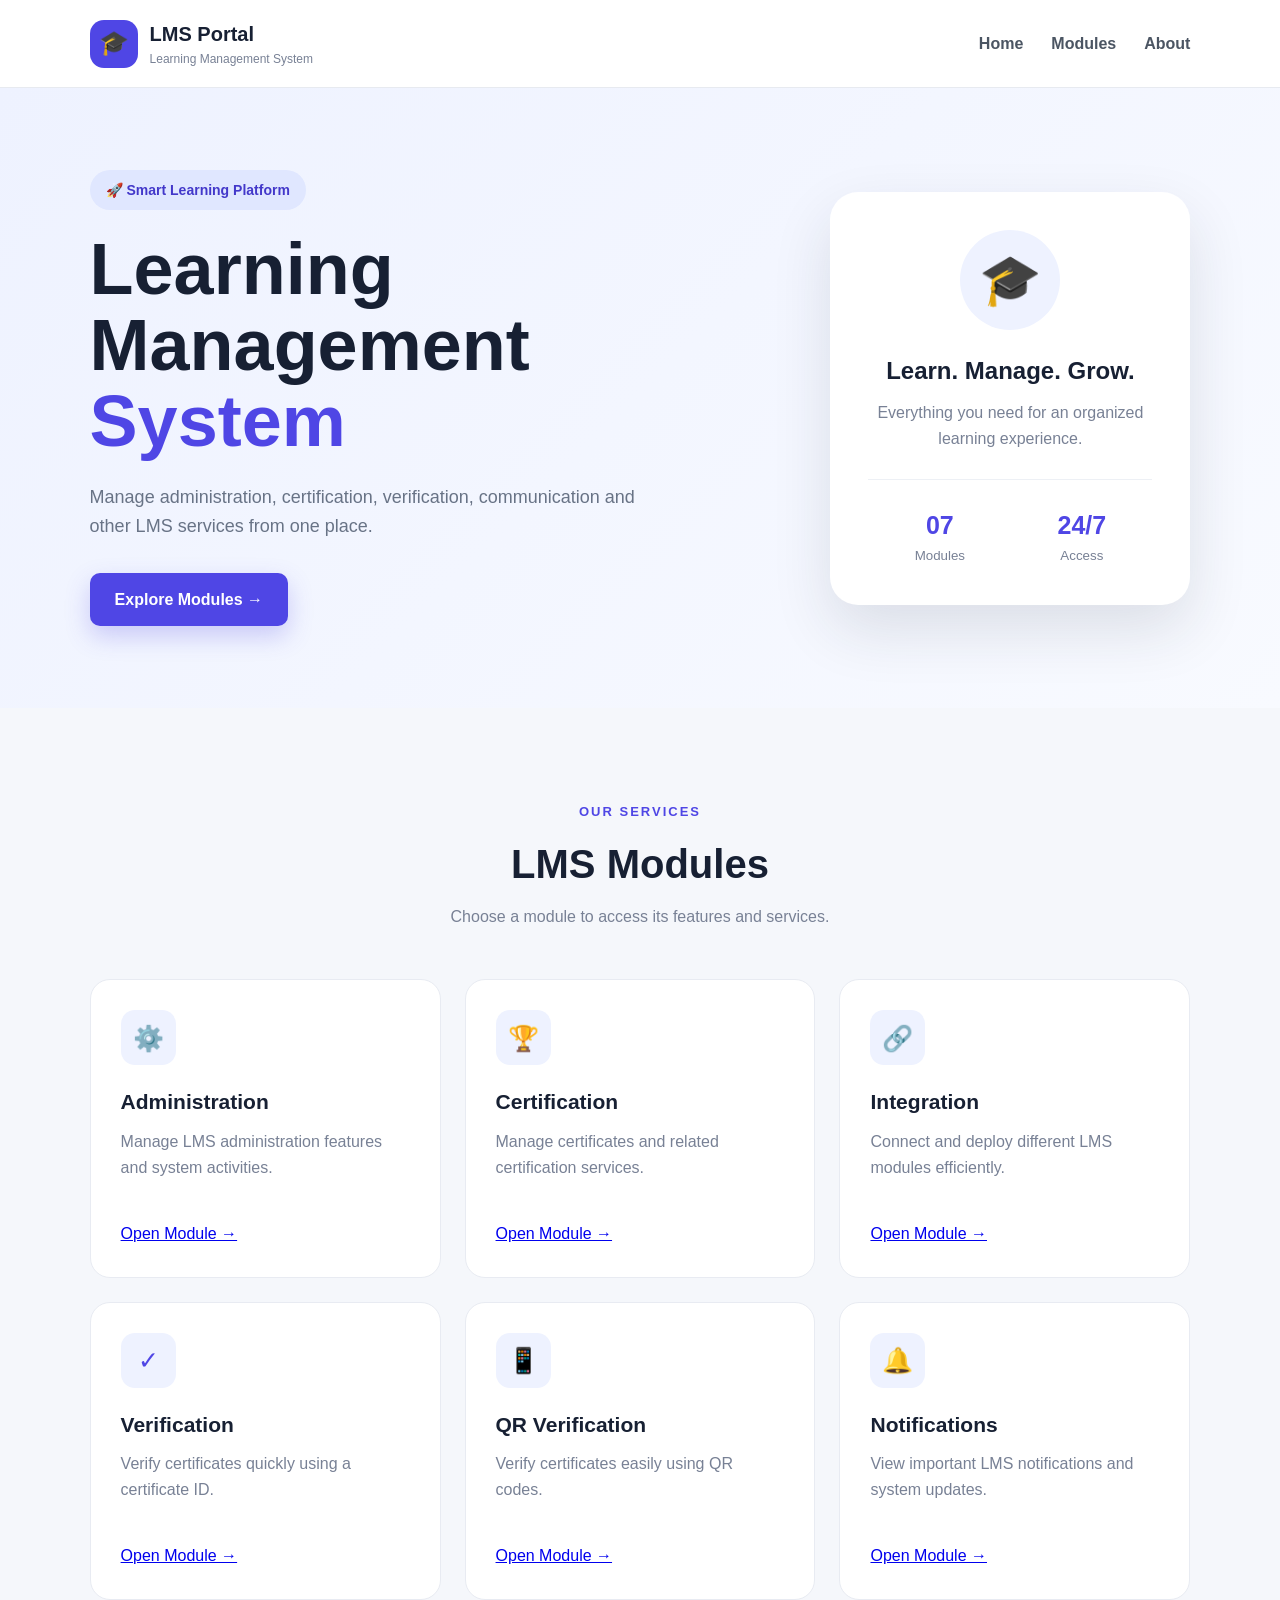
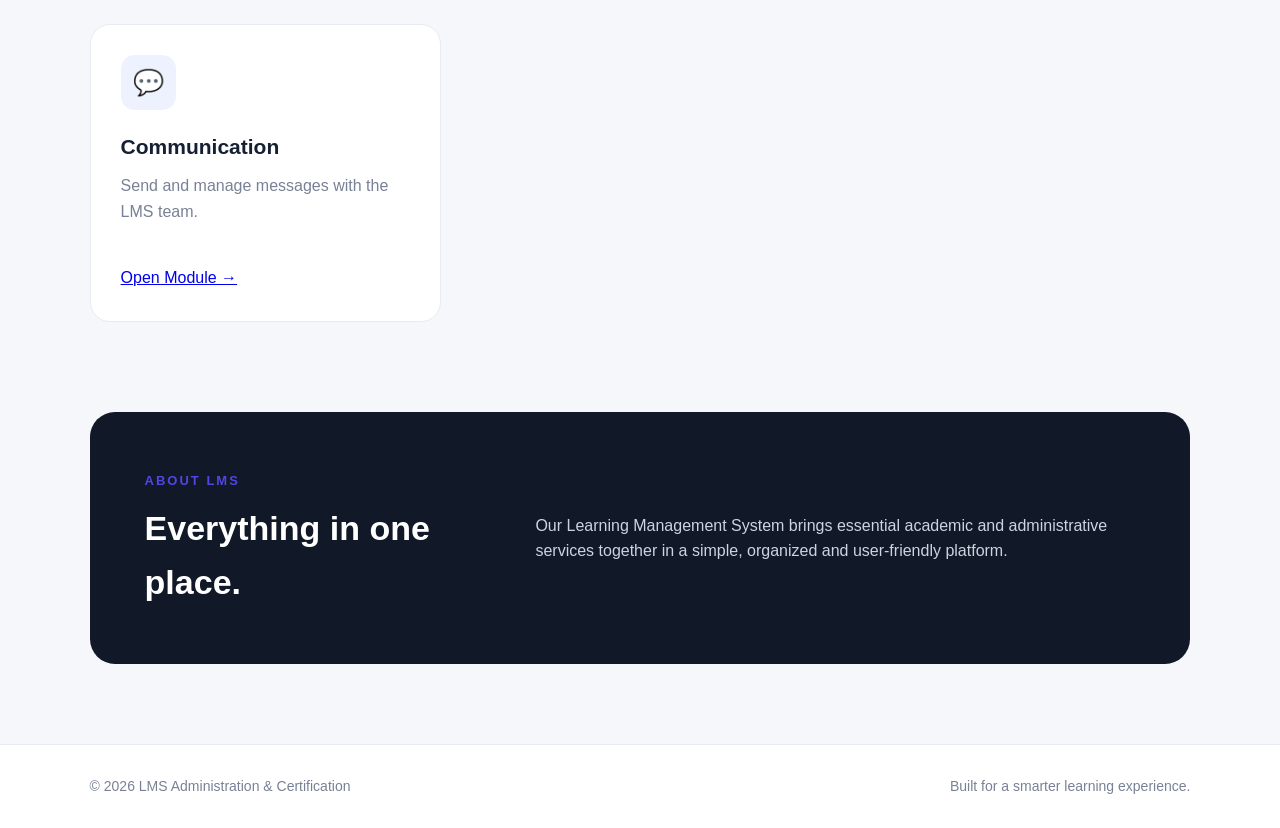
<file: index.html>
﻿<!DOCTYPE html>
<html lang="en">
<head>
    <meta charset="UTF-8">
    <meta name="viewport" content="width=device-width, initial-scale=1.0">
    <title>LMS Administration & Certification</title>
    <link rel="stylesheet" href="style.css">
</head>
<body>

<header class="header">
    <div class="logo">
        <span class="logo-icon">🎓</span>
        <div>
            <h2>LMS Portal</h2>
            <p>Learning Management System</p>
        </div>
    </div>

    <nav>
        <a href="#home">Home</a>
        <a href="#modules">Modules</a>
        <a href="#about">About</a>
    </nav>
</header>

<main>

<section class="hero" id="home">
    <div class="hero-content">
        <span class="badge">🚀 Smart Learning Platform</span>

        <h1>Learning Management<br>
            <span>System</span>
        </h1>

        <p>
            Manage administration, certification, verification,
            communication and other LMS services from one place.
        </p>

        <a href="#modules" class="hero-btn">Explore Modules →</a>
    </div>

    <div class="hero-card">
        <div class="circle">🎓</div>
        <h3>Learn. Manage. Grow.</h3>
        <p>Everything you need for an organized learning experience.</p>

        <div class="stats">
            <div>
                <strong>07</strong>
                <small>Modules</small>
            </div>
            <div>
                <strong>24/7</strong>
                <small>Access</small>
            </div>
        </div>
    </div>
</section>

<section class="modules" id="modules">
    <div class="section-heading">
        <span>OUR SERVICES</span>
        <h2>LMS Modules</h2>
        <p>Choose a module to access its features and services.</p>
    </div>

    <div class="module-grid">

        <div class="module-card">
            <div class="module-icon">⚙️</div>
            <h3>Administration</h3>
            <p>Manage LMS administration features and system activities.</p>
            <a href="admin/index.html" class="module-btn">Open Module →</a>
        </div>

        <div class="module-card">
            <div class="module-icon">🏆</div>
            <h3>Certification</h3>
            <p>Manage certificates and related certification services.</p>
            <a href="certification/index.html" class="module-btn">Open Module →</a>
        </div>

        <div class="module-card">
            <div class="module-icon">🔗</div>
            <h3>Integration</h3>
            <p>Connect and deploy different LMS modules efficiently.</p>
            <a href="integration/index.html" class="module-btn">Open Module →</a>
        </div>

        <div class="module-card">
            <div class="module-icon">✓</div>
            <h3>Verification</h3>
            <p>Verify certificates quickly using a certificate ID.</p>
            <a href="verification/index.html" class="module-btn">Open Module →</a>
        </div>

        <div class="module-card">
            <div class="module-icon">📱</div>
            <h3>QR Verification</h3>
            <p>Verify certificates easily using QR codes.</p>
            <a href="qr/index.html" class="module-btn">Open Module →</a>
        </div>

        <div class="module-card">
            <div class="module-icon">🔔</div>
            <h3>Notifications</h3>
            <p>View important LMS notifications and system updates.</p>
            <a href="notifications/index.html" class="module-btn">Open Module →</a>
        </div>

        <div class="module-card">
            <div class="module-icon">💬</div>
            <h3>Communication</h3>
            <p>Send and manage messages with the LMS team.</p>
            <a href="communication/index.html" class="module-btn">Open Module →</a>
        </div>

    </div>
</section>

<section class="about" id="about">
    <div>
        <span>ABOUT LMS</span>
        <h2>Everything in one place.</h2>
    </div>
    <p>
        Our Learning Management System brings essential academic
        and administrative services together in a simple,
        organized and user-friendly platform.
    </p>
</section>

</main>

<footer>
    <p>© 2026 LMS Administration & Certification</p>
    <p>Built for a smarter learning experience.</p>
</footer>

</body>
</html>
</file>
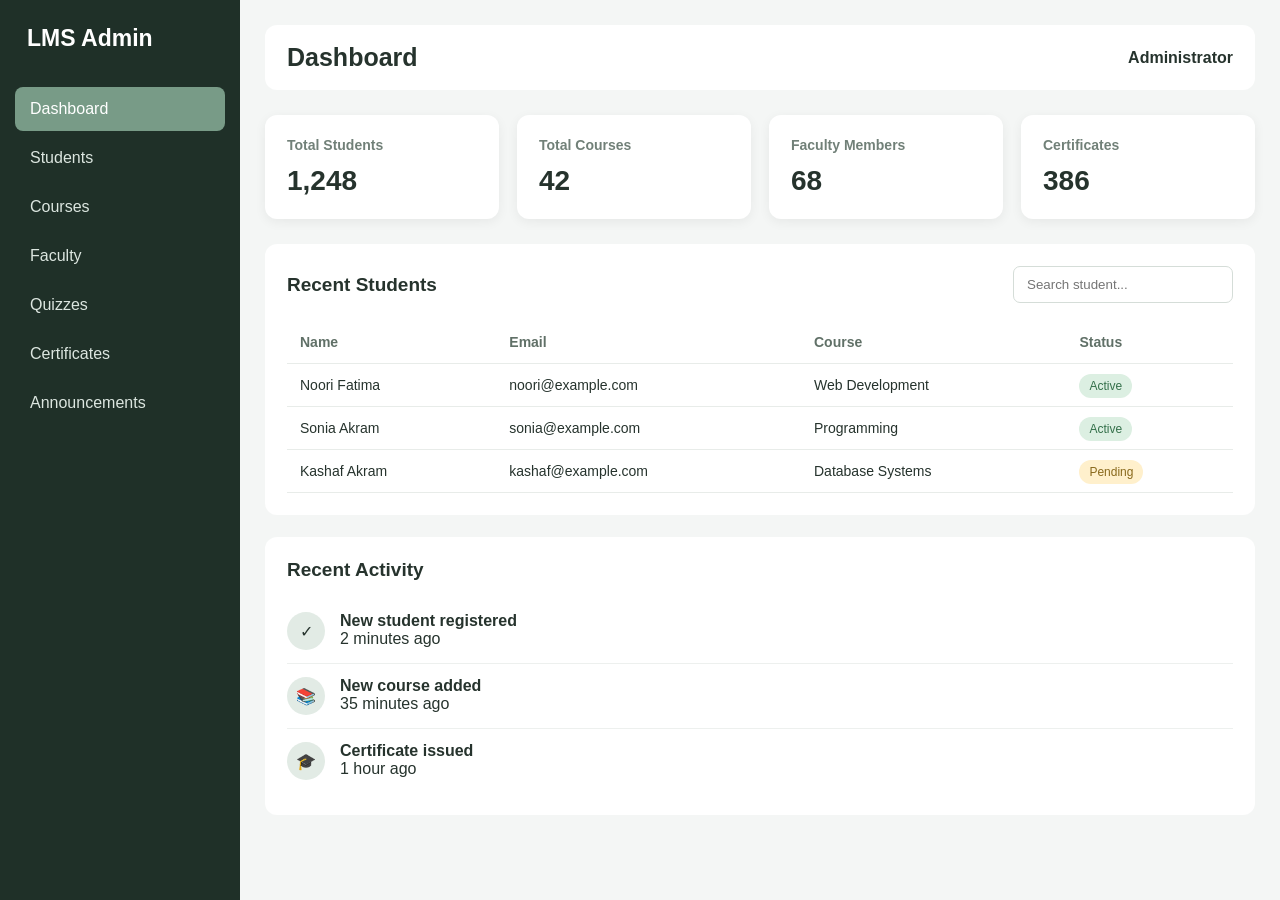
<file: admin/index.html>
<!DOCTYPE html>
<html lang="en">
<head>
    <meta charset="UTF-8">
    <meta name="viewport" content="width=device-width, initial-scale=1.0">
    <title>LMS Admin Panel</title>

    <link rel="stylesheet" href="style.css">
</head>

<body>

    <aside class="sidebar">
        <div class="logo">LMS Admin</div>

        <nav class="menu">
            <a class="active" onclick="showSection('dashboard', this)">Dashboard</a>
            <a onclick="showSection('students', this)">Students</a>
            <a onclick="showSection('courses', this)">Courses</a>
            <a onclick="showSection('faculty', this)">Faculty</a>
            <a onclick="showSection('quizzes', this)">Quizzes</a>
            <a onclick="showSection('certificates', this)">Certificates</a>
            <a onclick="showSection('announcements', this)">Announcements</a>
        </nav>
    </aside>

    <main class="main">

        <div class="topbar">
            <h1 id="pageTitle">Dashboard</h1>
            <div class="admin-name">Administrator</div>
        </div>

        <!-- Dashboard -->
        <section id="dashboard">

            <div class="cards">

                <div class="card">
                    <h3>Total Students</h3>
                    <p>1,248</p>
                </div>

                <div class="card">
                    <h3>Total Courses</h3>
                    <p>42</p>
                </div>

                <div class="card">
                    <h3>Faculty Members</h3>
                    <p>68</p>
                </div>

                <div class="card">
                    <h3>Certificates</h3>
                    <p>386</p>
                </div>

            </div>

            <div class="section">

                <div class="section-header">
                    <h2>Recent Students</h2>

                    <input
                        type="text"
                        class="search"
                        id="studentSearch"
                        placeholder="Search student..."
                    >
                </div>

                <table>
                    <thead>
                        <tr>
                            <th>Name</th>
                            <th>Email</th>
                            <th>Course</th>
                            <th>Status</th>
                        </tr>
                    </thead>

                    <tbody id="studentTable">

                        <tr>
                            <td>Noori Fatima</td>
                            <td>noori@example.com</td>
                            <td>Web Development</td>
                            <td>
                                <span class="status active-status">
                                    Active
                                </span>
                            </td>
                        </tr>

                        <tr>
                            <td>Sonia Akram</td>
                            <td>sonia@example.com</td>
                            <td>Programming</td>
                            <td>
                                <span class="status active-status">
                                    Active
                                </span>
                            </td>
                        </tr>

                        <tr>
                            <td>Kashaf Akram</td>
                            <td>kashaf@example.com</td>
                            <td>Database Systems</td>
                            <td>
                                <span class="status pending-status">
                                    Pending
                                </span>
                            </td>
                        </tr>

                    </tbody>
                </table>

            </div>

            <div class="section">

                <div class="section-header">
                    <h2>Recent Activity</h2>
                </div>

                <div class="activity">
                    <div class="activity-icon">✓</div>

                    <div>
                        <strong>New student registered</strong>
                        <p>2 minutes ago</p>
                    </div>
                </div>

                <div class="activity">
                    <div class="activity-icon">📚</div>

                    <div>
                        <strong>New course added</strong>
                        <p>35 minutes ago</p>
                    </div>
                </div>

                <div class="activity">
                    <div class="activity-icon">🎓</div>

                    <div>
                        <strong>Certificate issued</strong>
                        <p>1 hour ago</p>
                    </div>
                </div>

            </div>

        </section>

        <!-- Students -->
        <section id="students" class="section hidden">

            <div class="section-header">
                <h2>Student Management</h2>

                <button class="btn" onclick="addStudent()">
                    + Add Student
                </button>
            </div>

            <table>
                <thead>
                    <tr>
                        <th>Student Name</th>
                        <th>Email</th>
                        <th>Course</th>
                        <th>Status</th>
                    </tr>
                </thead>

                <tbody>

                    <tr>
                        <td>Noori Fatima</td>
                        <td>noori@example.com</td>
                        <td>Web Development</td>
                        <td>Active</td>
                    </tr>

                    <tr>
                        <td>Sonia Akram</td>
                        <td>sonia@example.com</td>
                        <td>Programming</td>
                        <td>Active</td>
                    </tr>

                    <tr>
                        <td>Kashaf Akram</td>
                        <td>kashaf@example.com</td>
                        <td>Database Systems</td>
                        <td>Pending</td>
                    </tr>

                </tbody>
            </table>

        </section>

        <!-- Courses -->
        <section id="courses" class="section hidden">

            <div class="section-header">
                <h2>Course Management</h2>

                <button class="btn" onclick="addCourse()">
                    + Add Course
                </button>
            </div>

            <div class="module-grid">

                <div class="module">
                    <h3>Web Development</h3>
                    <p>
                        HTML, CSS and JavaScript fundamentals.
                    </p>
                </div>

                <div class="module">
                    <h3>Programming Fundamentals</h3>
                    <p>
                        Programming concepts and problem solving.
                    </p>
                </div>

                <div class="module">
                    <h3>Database Systems</h3>
                    <p>
                        Database concepts, SQL and data management.
                    </p>
                </div>

                <div class="module">
                    <h3>Object Oriented Programming</h3>
                    <p>
                        Classes, objects, inheritance and polymorphism.
                    </p>
                </div>

            </div>

        </section>

        <!-- Faculty -->
        <section id="faculty" class="section hidden">

            <div class="section-header">
                <h2>Faculty Management</h2>

                <button class="btn" onclick="addFaculty()">
                    + Add Faculty
                </button>
            </div>

            <table>
                <thead>
                    <tr>
                        <th>Name</th>
                        <th>Department</th>
                        <th>Courses</th>
                        <th>Status</th>
                    </tr>
                </thead>

                <tbody>

                    <tr>
                        <td>Dr. Ahmed Khan</td>
                        <td>Computer Science</td>
                        <td>Programming</td>
                        <td>Active</td>
                    </tr>

                    <tr>
                        <td>Ms. Sana Malik</td>
                        <td>Information Technology</td>
                        <td>Web Development</td>
                        <td>Active</td>
                    </tr>

                </tbody>
            </table>

        </section>

        <!-- Quizzes -->
        <section id="quizzes" class="section hidden">

            <div class="section-header">
                <h2>Quiz & Assessment Management</h2>

                <button class="btn" onclick="addQuiz()">
                    + Create Quiz
                </button>
            </div>

            <div class="module-grid">

                <div class="module">
                    <h3>Programming Fundamentals Quiz</h3>
                    <p>20 questions · 30 minutes</p>
                </div>

                <div class="module">
                    <h3>Web Development Assessment</h3>
                    <p>25 questions · 40 minutes</p>
                </div>

                <div class="module">
                    <h3>OOP Assessment</h3>
                    <p>15 questions · 25 minutes</p>
                </div>

            </div>

        </section>

        <!-- Certificates -->
        <section id="certificates" class="section hidden">

            <div class="section-header">
                <h2>Certificate Management</h2>

                <button class="btn" onclick="issueCertificate()">
                    + Issue Certificate
                </button>
            </div>

            <table>
                <thead>
                    <tr>
                        <th>Student</th>
                        <th>Course</th>
                        <th>Issue Date</th>
                        <th>Status</th>
                    </tr>
                </thead>

                <tbody>

                    <tr>
                        <td>Noori Fatima</td>
                        <td>Web Development</td>
                        <td>29 Sep 2026</td>
                        <td>Issued</td>
                    </tr>

                    <tr>
                        <td>Sonia Akram</td>
                        <td>Programming</td>
                        <td>28 Sep 2026</td>
                        <td>Issued</td>
                    </tr>

                </tbody>
            </table>

        </section>

        <!-- Announcements -->
        <section id="announcements" class="section hidden">

            <div class="section-header">
                <h2>Announcements</h2>

                <button class="btn" onclick="newAnnouncement()">
                    + New Announcement
                </button>
            </div>

            <div class="module-grid">

                <div class="module">
                    <h3>Final Project Submission</h3>

                    <p>
                        Students should complete their assigned
                        project modules before the final submission date.
                    </p>
                </div>

                <div class="module">
                    <h3>New Course Available</h3>

                    <p>
                        A new frontend development course is now
                        available for students.
                    </p>
                </div>

            </div>

        </section>

    </main>

    <script src="script.js"></script>

</body>
</html>
</file>
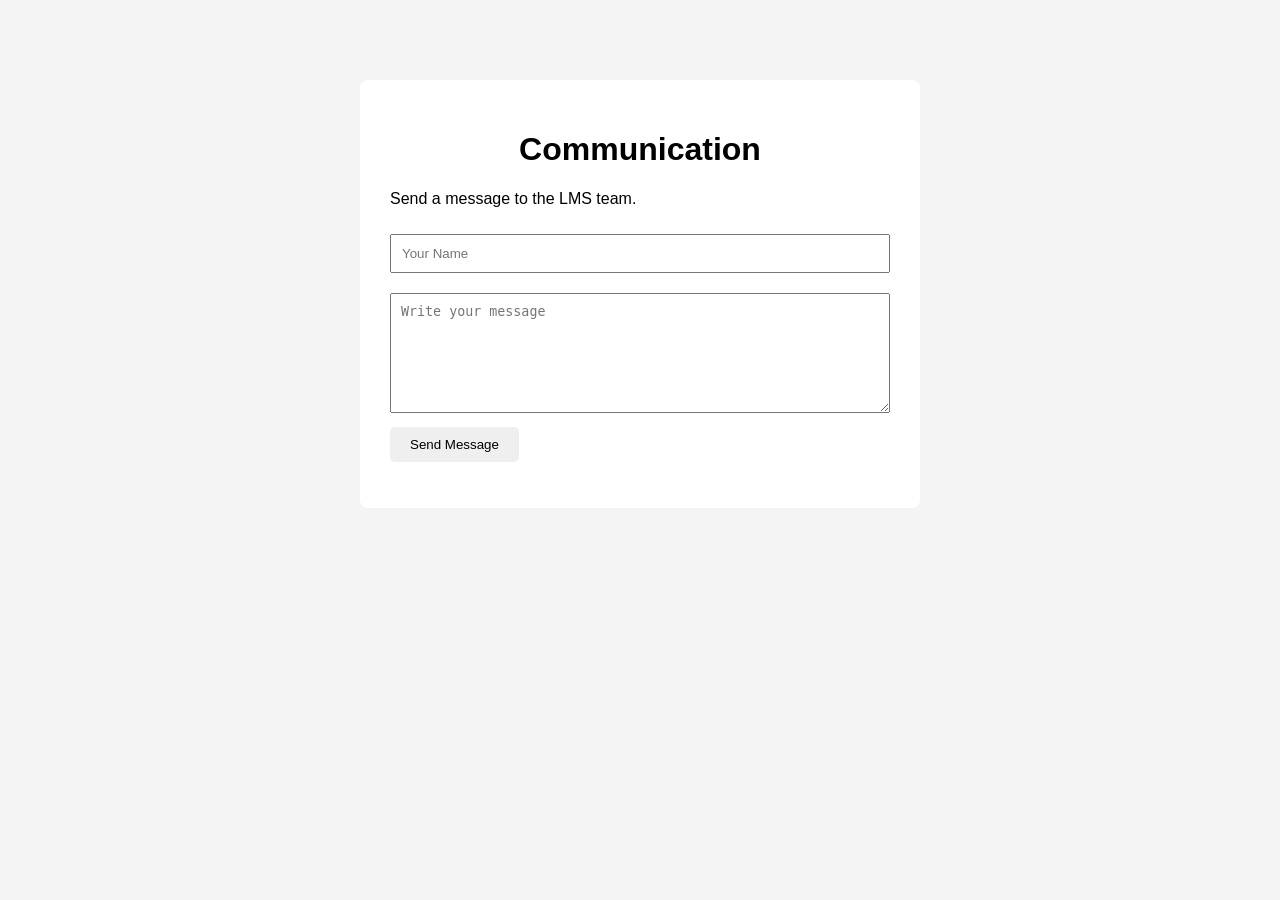
<file: communication/index.html>
<!DOCTYPE html>
<html lang="en">
<head>
    <meta charset="UTF-8">
    <meta name="viewport" content="width=device-width, initial-scale=1.0">
    <title>Communication</title>
    <link rel="stylesheet" href="style.css">
</head>

<body>

    <div class="communication-box">
        <h1>Communication</h1>

        <p>Send a message to the LMS team.</p>

        <input type="text" id="name" placeholder="Your Name">

        <textarea id="message" placeholder="Write your message"></textarea>

        <button onclick="sendMessage()">Send Message</button>

        <p id="result"></p>
    </div>

    <script src="script.js"></script>

</body>
</html>
</file>
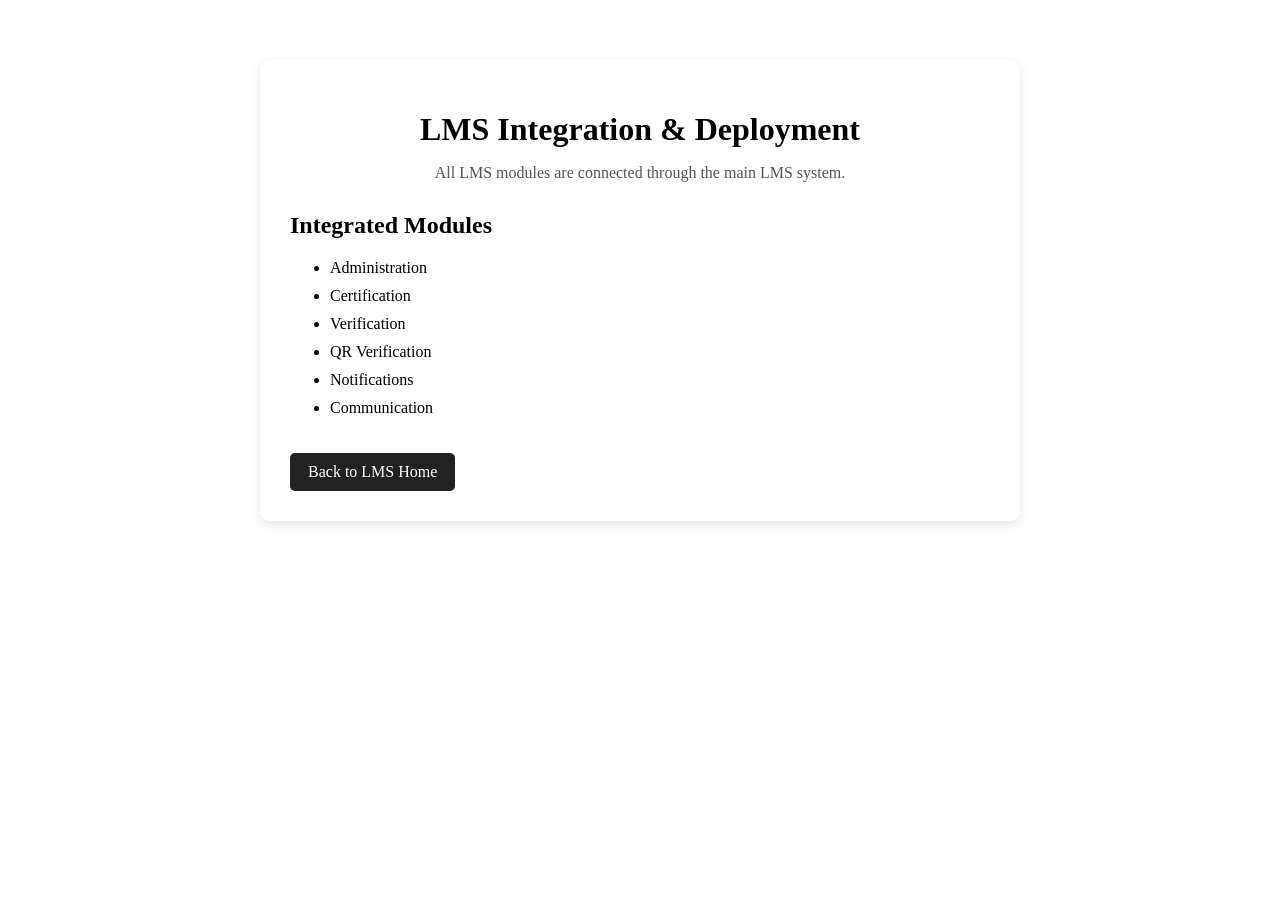
<file: integration/index.html>
<!DOCTYPE html>
<html lang="en">
<head>
    <meta charset="UTF-8">
    <meta name="viewport" content="width=device-width, initial-scale=1.0">
    <title>LMS Integration</title>
    <link rel="stylesheet" href="style.css">
</head>
<body>

    <div class="integration-box">
        <h1>LMS Integration & Deployment</h1>
        <p>All LMS modules are connected through the main LMS system.</p>

        <h2>Integrated Modules</h2>

        <ul>
            <li>Administration</li>
            <li>Certification</li>
            <li>Verification</li>
            <li>QR Verification</li>
            <li>Notifications</li>
            <li>Communication</li>
        </ul>

        <a href="../index.html">Back to LMS Home</a>
    </div>

</body>
</html>
</file>
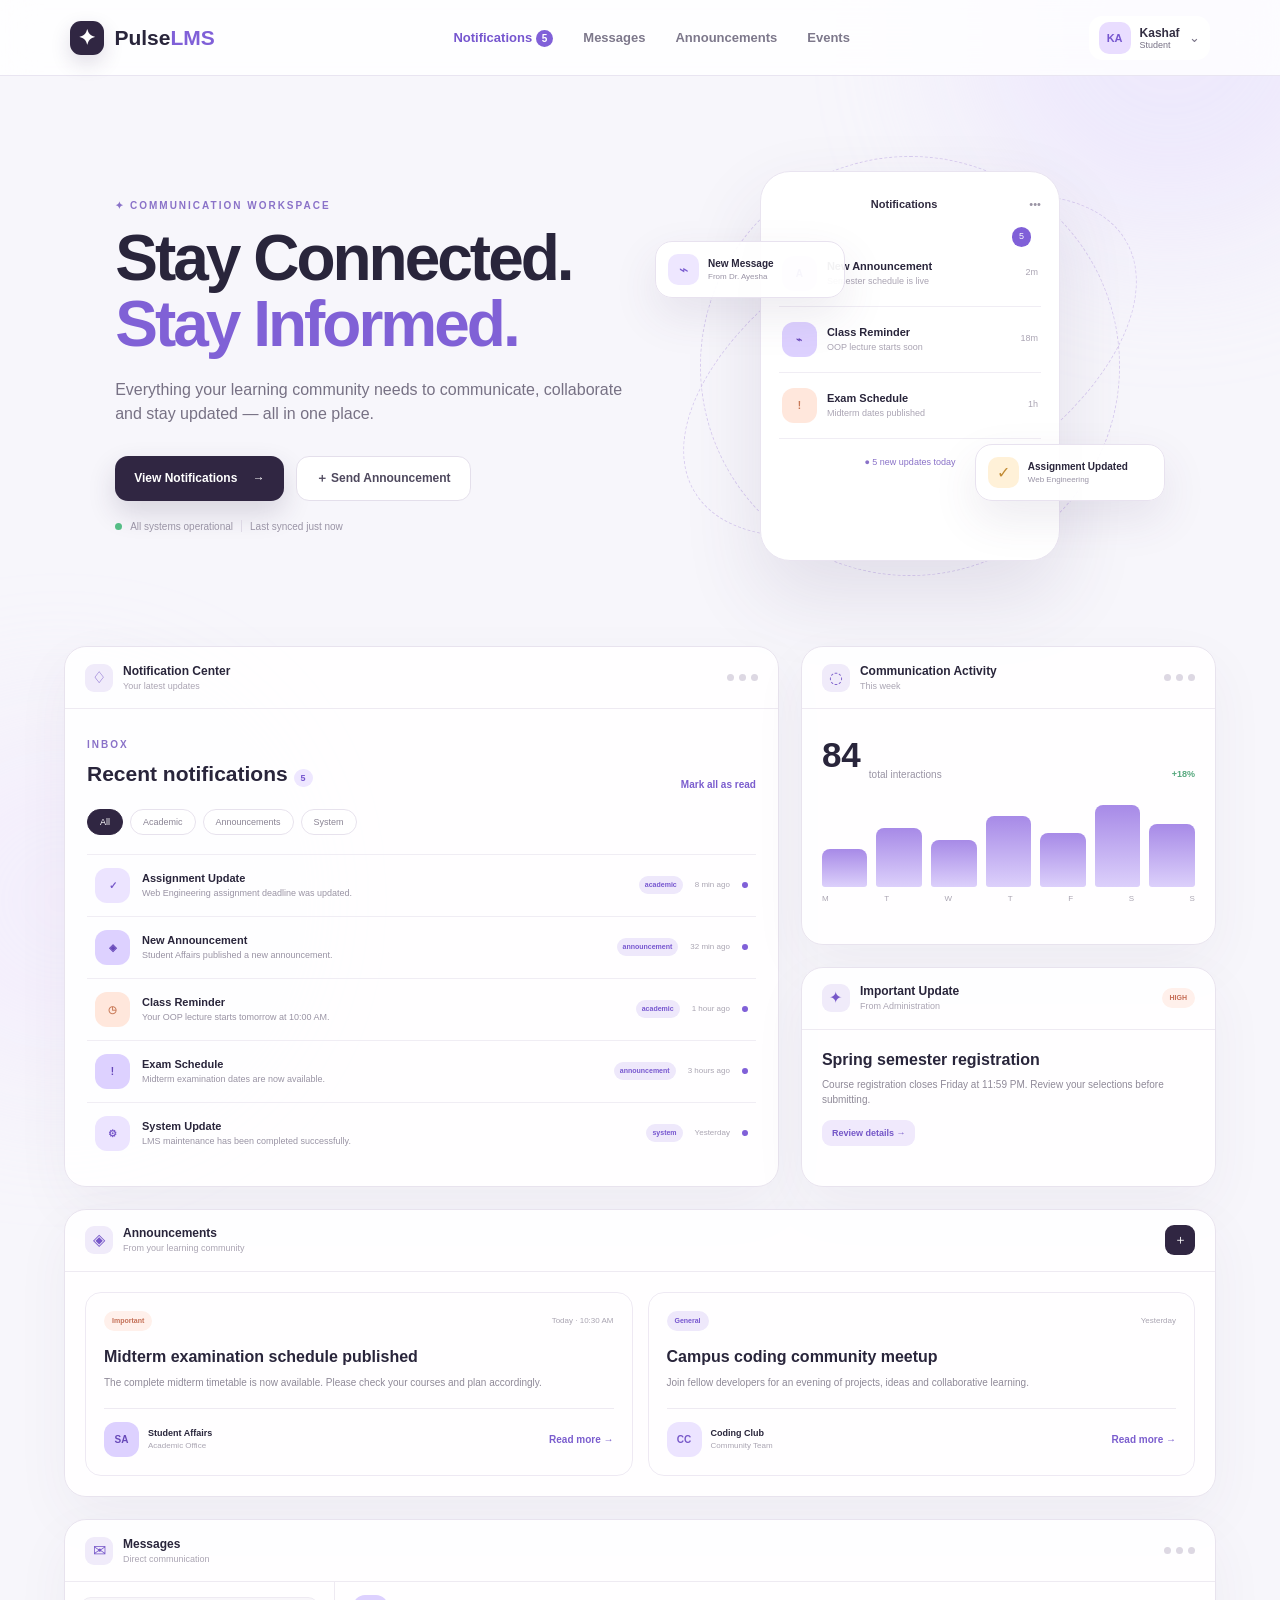
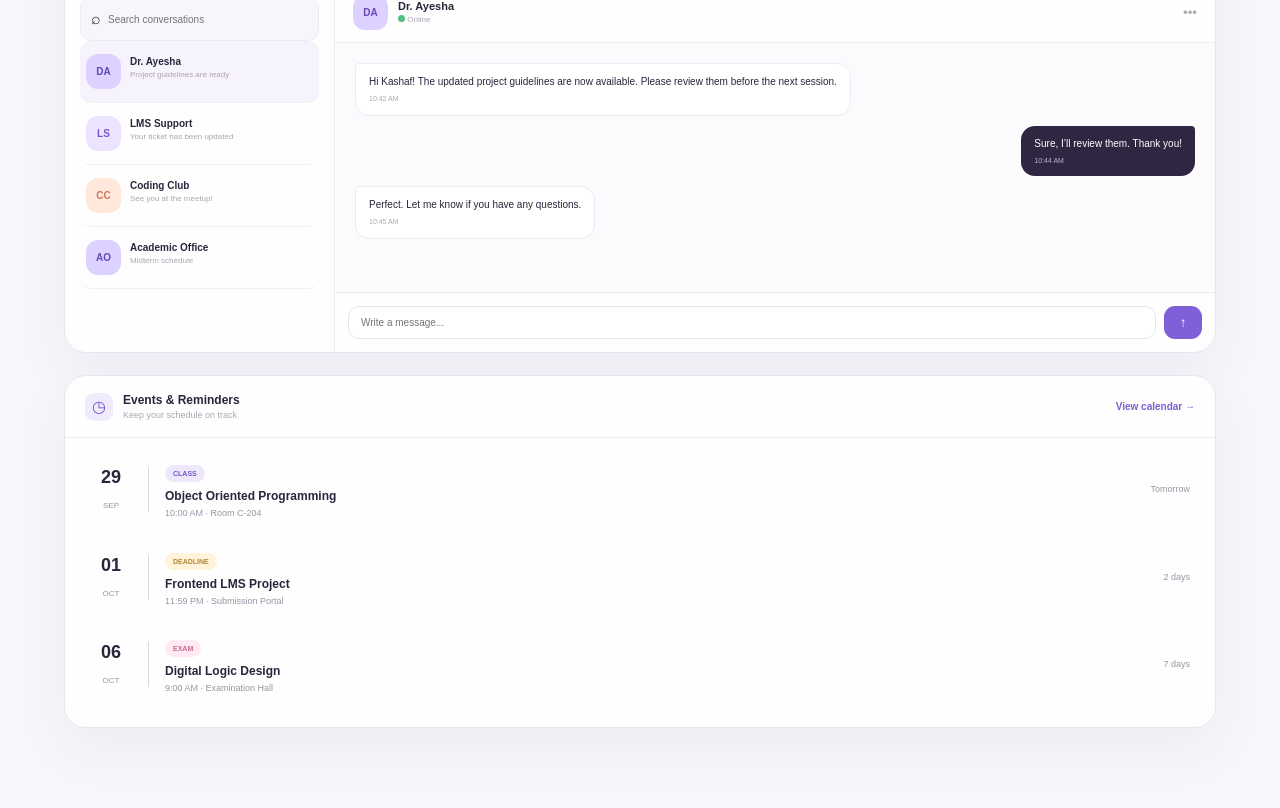
<file: notifications/index.html>
<!DOCTYPE html>
<html lang="en">
<head>
    <meta charset="UTF-8">
    <meta name="viewport" content="width=device-width, initial-scale=1.0">
    <title>PulseLMS | Communication Workspace</title>

    <link rel="stylesheet" href="style.css">
</head>

<body>

    <!-- Background -->
    <div class="ambient ambient-one"></div>
    <div class="ambient ambient-two"></div>

    <!-- NAVBAR -->
    <header class="topbar">

        <a href="#" class="brand">
            <span class="brand-mark">✦</span>
            <span>Pulse<span>LMS</span></span>
        </a>

        <nav>
            <a href="#notifications" class="active">
                Notifications <b id="navBadge">5</b>
            </a>
            <a href="#messages">Messages</a>
            <a href="#announcements">Announcements</a>
            <a href="#events">Events</a>
        </nav>

        <button class="profile" id="profileBtn">
            <span>KA</span>

            <div>
                <strong>Kashaf</strong>
                <small>Student</small>
            </div>

            ⌄
        </button>

    </header>


    <main>

        <!-- HERO -->
        <section class="hero">

            <div class="hero-copy reveal">

                <div class="eyebrow">
                    ✦ COMMUNICATION WORKSPACE
                </div>

                <h1>
                    Stay Connected.<br>
                    <em>Stay Informed.</em>
                </h1>

                <p>
                    Everything your learning community needs to communicate,
                    collaborate and stay updated — all in one place.
                </p>

                <div class="hero-actions">

                    <button class="btn primary" id="viewNotifications">
                        View Notifications <span>→</span>
                    </button>

                    <button class="btn ghost" id="sendAnnouncement">
                        ＋ Send Announcement
                    </button>

                </div>

                <div class="hero-meta">
                    <span class="live-dot"></span>
                    All systems operational
                    <i></i>
                    Last synced just now
                </div>

            </div>


            <!-- HERO ILLUSTRATION -->
            <div class="hero-art reveal delay-2">

                <div class="orbit orbit-a"></div>
                <div class="orbit orbit-b"></div>

                <div class="float-card mini-card card-a">

                    <span class="icon purple">⌁</span>

                    <div>
                        <b>New Message</b>
                        <small>From Dr. Ayesha</small>
                    </div>

                </div>


                <div class="float-card mini-card card-b">

                    <span class="icon gold">✓</span>

                    <div>
                        <b>Assignment Updated</b>
                        <small>Web Engineering</small>
                    </div>

                </div>


                <div class="phone">

                    <div class="phone-top">
                        <span></span>
                        <b>Notifications</b>
                        <span>•••</span>
                    </div>

                    <div class="phone-badge">5</div>


                    <div class="phone-row">

                        <span class="avatar lavender">A</span>

                        <div>
                            <b>New Announcement</b>
                            <small>Semester schedule is live</small>
                        </div>

                        <time>2m</time>

                    </div>


                    <div class="phone-row unread">

                        <span class="avatar violet">⌁</span>

                        <div>
                            <b>Class Reminder</b>
                            <small>OOP lecture starts soon</small>
                        </div>

                        <time>18m</time>

                    </div>


                    <div class="phone-row">

                        <span class="avatar peach">!</span>

                        <div>
                            <b>Exam Schedule</b>
                            <small>Midterm dates published</small>
                        </div>

                        <time>1h</time>

                    </div>


                    <div class="phone-footer">
                        ● 5 new updates today
                    </div>

                </div>

            </div>

        </section>


        <!-- WORKSPACE -->
        <section class="workspace">


            <!-- NOTIFICATION CENTER -->
            <div class="window notifications reveal" id="notifications">

                <div class="window-bar">

                    <div class="window-title">

                        <span class="window-icon">♢</span>

                        <div>
                            <b>Notification Center</b>
                            <small>Your latest updates</small>
                        </div>

                    </div>

                    <div class="window-controls">
                        <i></i>
                        <i></i>
                        <i></i>
                    </div>

                </div>


                <div class="window-content">

                    <div class="section-head">

                        <div>
                            <span class="eyebrow">INBOX</span>

                            <h2>
                                Recent notifications
                                <span id="unreadCount">5</span>
                            </h2>
                        </div>

                        <button class="text-btn" id="markAll">
                            Mark all as read
                        </button>

                    </div>


                    <div class="filters">

                        <button class="filter active" data-filter="all">
                            All
                        </button>

                        <button class="filter" data-filter="academic">
                            Academic
                        </button>

                        <button class="filter" data-filter="announcement">
                            Announcements
                        </button>

                        <button class="filter" data-filter="system">
                            System
                        </button>

                    </div>


                    <div id="notificationList"></div>

                </div>

            </div>


            <!-- SIDE WINDOWS -->
            <div class="side-stack">


                <!-- ACTIVITY -->
                <div class="window activity reveal delay-1">

                    <div class="window-bar">

                        <div class="window-title">

                            <span class="window-icon">◌</span>

                            <div>
                                <b>Communication Activity</b>
                                <small>This week</small>
                            </div>

                        </div>

                        <div class="window-controls">
                            <i></i>
                            <i></i>
                            <i></i>
                        </div>

                    </div>


                    <div class="activity-body">

                        <div class="activity-number">

                            <strong>84</strong>

                            <span>total interactions</span>

                            <b>+18%</b>

                        </div>


                        <div class="bars">
                            <i style="height:42%"></i>
                            <i style="height:65%"></i>
                            <i style="height:52%"></i>
                            <i style="height:78%"></i>
                            <i style="height:60%"></i>
                            <i style="height:91%"></i>
                            <i style="height:70%"></i>
                        </div>


                        <div class="days">
                            <span>M</span>
                            <span>T</span>
                            <span>W</span>
                            <span>T</span>
                            <span>F</span>
                            <span>S</span>
                            <span>S</span>
                        </div>

                    </div>

                </div>


                <!-- IMPORTANT UPDATE -->
                <div class="window updates reveal delay-2">

                    <div class="window-bar">

                        <div class="window-title">

                            <span class="window-icon">✦</span>

                            <div>
                                <b>Important Update</b>
                                <small>From Administration</small>
                            </div>

                        </div>

                        <div class="priority">
                            HIGH
                        </div>

                    </div>


                    <div class="update-body">

                        <h3>
                            Spring semester registration
                        </h3>

                        <p>
                            Course registration closes Friday at 11:59 PM.
                            Review your selections before submitting.
                        </p>

                        <button
                            class="small-btn"
                            data-modal="registration">
                            Review details →
                        </button>

                    </div>

                </div>

            </div>


            <!-- ANNOUNCEMENTS -->
            <div class="window announcements reveal" id="announcements">

                <div class="window-bar">

                    <div class="window-title">

                        <span class="window-icon">◈</span>

                        <div>
                            <b>Announcements</b>
                            <small>From your learning community</small>
                        </div>

                    </div>

                    <button class="round-btn">
                        ＋
                    </button>

                </div>


                <div class="announcement-grid">


                    <article class="announcement-card">

                        <div class="ann-top">

                            <span class="tag high">
                                Important
                            </span>

                            <time>
                                Today · 10:30 AM
                            </time>

                        </div>


                        <h3>
                            Midterm examination schedule published
                        </h3>


                        <p>
                            The complete midterm timetable is now available.
                            Please check your courses and plan accordingly.
                        </p>


                        <div class="author">

                            <span class="avatar violet">
                                SA
                            </span>

                            <div>
                                <b>Student Affairs</b>
                                <small>Academic Office</small>
                            </div>

                            <button
                                class="read-more"
                                data-modal="exam">
                                Read more →
                            </button>

                        </div>

                    </article>


                    <article class="announcement-card">

                        <div class="ann-top">

                            <span class="tag normal">
                                General
                            </span>

                            <time>
                                Yesterday
                            </time>

                        </div>


                        <h3>
                            Campus coding community meetup
                        </h3>


                        <p>
                            Join fellow developers for an evening of projects,
                            ideas and collaborative learning.
                        </p>


                        <div class="author">

                            <span class="avatar lavender">
                                CC
                            </span>

                            <div>
                                <b>Coding Club</b>
                                <small>Community Team</small>
                            </div>

                            <button
                                class="read-more"
                                data-modal="coding">
                                Read more →
                            </button>

                        </div>

                    </article>

                </div>

            </div>


            <!-- MESSAGES -->
            <div class="window messages reveal delay-1" id="messages">

                <div class="window-bar">

                    <div class="window-title">

                        <span class="window-icon">✉</span>

                        <div>
                            <b>Messages</b>
                            <small>Direct communication</small>
                        </div>

                    </div>

                    <div class="window-controls">
                        <i></i>
                        <i></i>
                        <i></i>
                    </div>

                </div>


                <div class="message-layout">


                    <aside class="conversation-list">

                        <div class="search">

                            <span>⌕</span>

                            <input
                                id="conversationSearch"
                                placeholder="Search conversations">

                        </div>

                        <div id="conversations"></div>

                    </aside>


                    <section class="chat">

                        <div class="chat-head">

                            <span class="avatar violet">
                                DA
                            </span>

                            <div>

                                <b id="chatName">
                                    Dr. Ayesha
                                </b>

                                <small>
                                    <span class="online"></span>
                                    Online
                                </small>

                            </div>

                            <button>•••</button>

                        </div>


                        <div class="chat-body" id="chatBody">

                            <div class="bubble received">

                                Hi Kashaf! The updated project guidelines
                                are now available. Please review them before
                                the next session.

                                <small>10:42 AM</small>

                            </div>


                            <div class="bubble sent">

                                Sure, I’ll review them. Thank you!

                                <small>10:44 AM</small>

                            </div>


                            <div class="bubble received">

                                Perfect. Let me know if you have any questions.

                                <small>10:45 AM</small>

                            </div>

                        </div>


                        <div class="message-input">

                            <input
                                id="messageInput"
                                placeholder="Write a message...">

                            <button id="sendMessage">
                                ↑
                            </button>

                        </div>

                    </section>

                </div>

            </div>


            <!-- EVENTS -->
            <div class="window events reveal" id="events">

                <div class="window-bar">

                    <div class="window-title">

                        <span class="window-icon">◷</span>

                        <div>
                            <b>Events & Reminders</b>
                            <small>Keep your schedule on track</small>
                        </div>

                    </div>

                    <button class="text-btn">
                        View calendar →
                    </button>

                </div>


                <div class="timeline">


                    <div class="event">

                        <div class="date">
                            <b>29</b>
                            <small>SEP</small>
                        </div>

                        <div class="event-line"></div>

                        <div class="event-info">

                            <span class="tag purple-tag">
                                CLASS
                            </span>

                            <h3>
                                Object Oriented Programming
                            </h3>

                            <p>
                                10:00 AM · Room C-204
                            </p>

                        </div>

                        <span class="event-status">
                            Tomorrow
                        </span>

                    </div>


                    <div class="event">

                        <div class="date">
                            <b>01</b>
                            <small>OCT</small>
                        </div>

                        <div class="event-line"></div>

                        <div class="event-info">

                            <span class="tag gold-tag">
                                DEADLINE
                            </span>

                            <h3>
                                Frontend LMS Project
                            </h3>

                            <p>
                                11:59 PM · Submission Portal
                            </p>

                        </div>

                        <span class="event-status">
                            2 days
                        </span>

                    </div>


                    <div class="event">

                        <div class="date">
                            <b>06</b>
                            <small>OCT</small>
                        </div>

                        <div class="event-line"></div>

                        <div class="event-info">

                            <span class="tag pink-tag">
                                EXAM
                            </span>

                            <h3>
                                Digital Logic Design
                            </h3>

                            <p>
                                9:00 AM · Examination Hall
                            </p>

                        </div>

                        <span class="event-status">
                            7 days
                        </span>

                    </div>

                </div>

            </div>

        </section>

    </main>


    <!-- TOAST -->
    <div class="toast" id="toast">
        ✓
        <span>Notification marked as read</span>
    </div>


    <!-- MODAL -->
    <div class="modal-backdrop" id="modalBackdrop">

        <div class="modal">

            <button class="modal-close" id="modalClose">
                ×
            </button>

            <span class="modal-label">
                COMMUNICATION UPDATE
            </span>

            <h2 id="modalTitle">
                Details
            </h2>

            <p id="modalText"></p>

            <button class="btn primary" id="modalAction">
                Got it
            </button>

        </div>

    </div>


    <script src="script.js"></script>

</body>
</html>
</file>
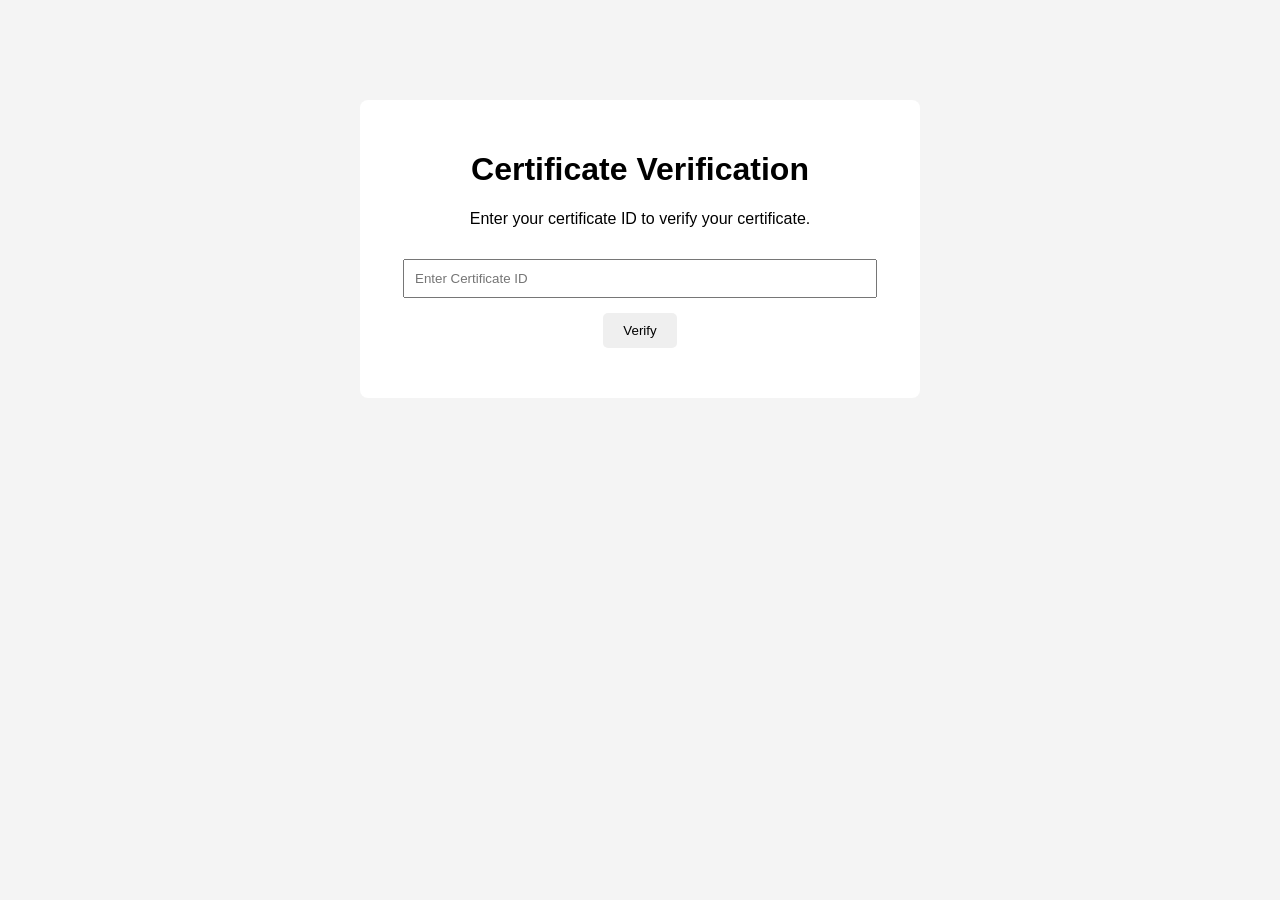
<file: verification/index.html>
<!DOCTYPE html>
<html lang="en">
<head>
    <meta charset="UTF-8">
    <meta name="viewport" content="width=device-width, initial-scale=1.0">
    <title>Verification</title>
    <link rel="stylesheet" href="style.css">
</head>

<body>

    <div class="verification-box">
        <h1>Certificate Verification</h1>

        <p>Enter your certificate ID to verify your certificate.</p>

        <input type="text" id="certificateId" placeholder="Enter Certificate ID">

        <button onclick="verifyCertificate()">Verify</button>

        <p id="result"></p>
    </div>

    <script src="script.js"></script>

</body>
</html>
</file>
<file: style.css>
﻿* {
    margin: 0;
    padding: 0;
    box-sizing: border-box;
}

html {
    scroll-behavior: smooth;
}

body {
    font-family: Arial, Helvetica, sans-serif;
    background: #f5f7fb;
    color: #172033;
    line-height: 1.6;
}

.header {
    width: 100%;
    padding: 18px 7%;
    background: #ffffff;
    display: flex;
    align-items: center;
    justify-content: space-between;
    border-bottom: 1px solid #e7eaf0;
    position: sticky;
    top: 0;
    z-index: 1000;
}

.logo {
    display: flex;
    align-items: center;
    gap: 12px;
}

.logo-icon {
    width: 48px;
    height: 48px;
    background: #4f46e5;
    color: white;
    display: flex;
    align-items: center;
    justify-content: center;
    border-radius: 14px;
    font-size: 24px;
}

.logo h2 {
    font-size: 20px;
}

.logo p {
    color: #788195;
    font-size: 12px;
}

nav {
    display: flex;
    gap: 28px;
}

nav a {
    text-decoration: none;
    color: #4b5563;
    font-weight: 600;
    transition: 0.3s;
}

nav a:hover {
    color: #4f46e5;
}

.hero {
    min-height: 620px;
    padding: 80px 7%;
    display: flex;
    align-items: center;
    justify-content: space-between;
    gap: 60px;
    background: linear-gradient(135deg, #eef2ff, #f8faff);
}

.hero-content {
    max-width: 650px;
}

.badge {
    display: inline-block;
    background: #e0e7ff;
    color: #4338ca;
    padding: 9px 16px;
    border-radius: 30px;
    font-size: 14px;
    font-weight: bold;
    margin-bottom: 22px;
}

.hero h1 {
    font-size: clamp(42px, 6vw, 72px);
    line-height: 1.05;
    margin-bottom: 24px;
}

.hero h1 span {
    color: #4f46e5;
}

.hero-content > p {
    max-width: 590px;
    color: #687386;
    font-size: 18px;
    margin-bottom: 32px;
}

.hero-btn {
    display: inline-block;
    text-decoration: none;
    background: #4f46e5;
    color: white;
    padding: 14px 25px;
    border-radius: 10px;
    font-weight: bold;
    box-shadow: 0 10px 25px rgba(79, 70, 229, 0.25);
    transition: 0.3s;
}

.hero-btn:hover {
    transform: translateY(-3px);
}

.hero-card {
    width: 360px;
    padding: 38px;
    background: white;
    border-radius: 28px;
    box-shadow: 0 25px 60px rgba(31, 41, 55, 0.12);
    text-align: center;
}

.circle {
    width: 100px;
    height: 100px;
    margin: 0 auto 22px;
    background: #eef2ff;
    border-radius: 50%;
    display: flex;
    align-items: center;
    justify-content: center;
    font-size: 50px;
}

.hero-card h3 {
    font-size: 24px;
    margin-bottom: 10px;
}

.hero-card p {
    color: #788195;
}

.stats {
    display: flex;
    justify-content: space-around;
    margin-top: 28px;
    padding-top: 25px;
    border-top: 1px solid #edf0f5;
}

.stats div {
    display: flex;
    flex-direction: column;
}

.stats strong {
    font-size: 25px;
    color: #4f46e5;
}

.stats small {
    color: #788195;
}

.modules {
    padding: 90px 7%;
}

.section-heading {
    text-align: center;
    margin-bottom: 50px;
}

.section-heading > span,
.about span {
    color: #4f46e5;
    font-size: 13px;
    font-weight: bold;
    letter-spacing: 2px;
}

.section-heading h2 {
    font-size: 40px;
    margin: 8px 0;
}

.section-heading p {
    color: #788195;
}

.module-grid {
    display: grid;
    grid-template-columns: repeat(3, 1fr);
    gap: 24px;
}

.module-card {
    background: white;
    padding: 30px;
    border-radius: 20px;
    border: 1px solid #e8ebf2;
    transition: 0.3s;
}

.module-card:hover {
    transform: translateY(-8px);
    box-shadow: 0 18px 40px rgba(31, 41, 55, 0.10);
    border-color: #c7d2fe;
}

.module-icon {
    width: 55px;
    height: 55px;
    background: #eef2ff;
    color: #4f46e5;
    border-radius: 14px;
    display: flex;
    align-items: center;
    justify-content: center;
    font-size: 25px;
    margin-bottom: 20px;
}

.module-card h3 {
    font-size: 21px;
    margin-bottom: 10px;
}

.module-card p {
    color: #788195;
    min-height: 72px;
    margin-bottom: 20px;
}

.module-card button {
    border: none;
    background: transparent;
    color: #4f46e5;
    font-weight: bold;
    cursor: pointer;
    font-size: 15px;
}

.about {
    margin: 0 7% 80px;
    padding: 55px;
    background: #111827;
    color: white;
    border-radius: 25px;
    display: flex;
    justify-content: space-between;
    align-items: center;
    gap: 50px;
}

.about h2 {
    font-size: 34px;
    margin-top: 8px;
}

.about p {
    max-width: 600px;
    color: #cbd5e1;
}

footer {
    padding: 30px 7%;
    background: white;
    border-top: 1px solid #e7eaf0;
    display: flex;
    justify-content: space-between;
    color: #788195;
    font-size: 14px;
}

@media (max-width: 900px) {
    .hero {
        flex-direction: column;
        text-align: center;
    }

    .hero-card {
        width: 100%;
        max-width: 420px;
    }

    .module-grid {
        grid-template-columns: repeat(2, 1fr);
    }

    .about {
        flex-direction: column;
        align-items: flex-start;
    }
}

@media (max-width: 600px) {
    .header {
        padding: 15px 5%;
    }

    nav {
        display: none;
    }

    .hero {
        padding: 60px 5%;
    }

    .modules {
        padding: 65px 5%;
    }

    .module-grid {
        grid-template-columns: 1fr;
    }

    .about {
        margin: 0 5% 60px;
        padding: 35px 25px;
    }

    footer {
        flex-direction: column;
        gap: 8px;
        padding: 25px 5%;
    }
}
</file>
<file: admin/style.css>
* {
    margin: 0;
    padding: 0;
    box-sizing: border-box;
    font-family: Arial, sans-serif;
}

body {
    background: #f4f6f5;
    color: #26332d;
}

/* Sidebar */

.sidebar {
    position: fixed;
    left: 0;
    top: 0;
    width: 240px;
    height: 100vh;
    background: #1f3028;
    color: white;
    padding: 25px 15px;
}

.logo {
    font-size: 23px;
    font-weight: bold;
    margin-bottom: 35px;
    padding-left: 12px;
}

.menu a {
    display: block;
    text-decoration: none;
    color: #dce6e0;
    padding: 13px 15px;
    margin: 5px 0;
    border-radius: 8px;
    cursor: pointer;
}

.menu a:hover,
.menu a.active {
    background: #789b87;
    color: white;
}

/* Main Content */

.main {
    margin-left: 240px;
    padding: 25px;
}

/* Top Bar */

.topbar {
    background: white;
    padding: 18px 22px;
    border-radius: 12px;
    display: flex;
    justify-content: space-between;
    align-items: center;
    margin-bottom: 25px;
}

.topbar h1 {
    font-size: 25px;
}

.admin-name {
    font-weight: bold;
}

/* Dashboard Cards */

.cards {
    display: grid;
    grid-template-columns: repeat(4, 1fr);
    gap: 18px;
    margin-bottom: 25px;
}

.card {
    background: white;
    padding: 22px;
    border-radius: 12px;
    box-shadow: 0 3px 12px rgba(0, 0, 0, 0.06);
}

.card h3 {
    font-size: 14px;
    color: #718078;
    margin-bottom: 12px;
}

.card p {
    font-size: 28px;
    font-weight: bold;
}

/* Sections */

.section {
    background: white;
    padding: 22px;
    border-radius: 12px;
    margin-bottom: 22px;
}

.section-header {
    display: flex;
    justify-content: space-between;
    align-items: center;
    margin-bottom: 18px;
}

.section-header h2 {
    font-size: 19px;
}

/* Buttons */

.btn {
    border: none;
    background: #557866;
    color: white;
    padding: 10px 15px;
    border-radius: 7px;
    cursor: pointer;
}

.btn:hover {
    background: #3f5f4e;
}

/* Search */

.search {
    padding: 10px 13px;
    border: 1px solid #d5ddd8;
    border-radius: 7px;
    outline: none;
    width: 220px;
}

/* Tables */

table {
    width: 100%;
    border-collapse: collapse;
}

th,
td {
    padding: 13px;
    text-align: left;
    border-bottom: 1px solid #e8ece9;
}

th {
    color: #607067;
    font-size: 14px;
}

td {
    font-size: 14px;
}

/* Status */

.status {
    padding: 5px 10px;
    border-radius: 15px;
    font-size: 12px;
}

.active-status {
    background: #dcefe2;
    color: #34704a;
}

.pending-status {
    background: #fff0cc;
    color: #89691c;
}

/* Recent Activity */

.activity {
    display: flex;
    gap: 15px;
    padding: 13px 0;
    border-bottom: 1px solid #edf0ee;
}

.activity:last-child {
    border-bottom: none;
}

.activity-icon {
    width: 38px;
    height: 38px;
    border-radius: 50%;
    background: #e2ebe5;
    display: flex;
    align-items: center;
    justify-content: center;
}

/* Hide Sections */

.hidden {
    display: none;
}

/* Course / Quiz Cards */

.module-grid {
    display: grid;
    grid-template-columns: repeat(3, 1fr);
    gap: 18px;
}

.module {
    border: 1px solid #e1e7e3;
    padding: 20px;
    border-radius: 10px;
}

.module h3 {
    margin-bottom: 8px;
}

.module p {
    color: #68756e;
    font-size: 14px;
    line-height: 1.5;
}

/* Tablet */

@media (max-width: 900px) {

    .sidebar {
        width: 190px;
    }

    .main {
        margin-left: 190px;
    }

    .cards {
        grid-template-columns: repeat(2, 1fr);
    }

    .module-grid {
        grid-template-columns: repeat(2, 1fr);
    }
}

/* Mobile */

@media (max-width: 650px) {

    .sidebar {
        position: static;
        width: 100%;
        height: auto;
    }

    .main {
        margin-left: 0;
        padding: 15px;
    }

    .cards,
    .module-grid {
        grid-template-columns: 1fr;
    }

    .topbar {
        gap: 10px;
        flex-direction: column;
        align-items: flex-start;
    }

    table {
        min-width: 650px;
    }

    .section {
        overflow-x: auto;
    }
}
</file>
<file: communication/style.css>
body {
    font-family: Arial, sans-serif;
    background-color: #f4f4f4;
    margin: 0;
    padding: 0;
}

.communication-box {
    width: 90%;
    max-width: 500px;
    margin: 80px auto;
    background-color: white;
    padding: 30px;
    border-radius: 8px;
}

.communication-box h1 {
    text-align: center;
}

.communication-box input,
.communication-box textarea {
    width: 100%;
    box-sizing: border-box;
    padding: 10px;
    margin: 10px 0;
}

.communication-box textarea {
    height: 120px;
    resize: vertical;
}

.communication-box button {
    padding: 10px 20px;
    border: none;
    border-radius: 5px;
    cursor: pointer;
}

#result {
    margin-top: 15px;
    font-weight: bold;
}
</file>
<file: integration/style.css>
@'
body {
    font-family: Arial, sans-serif;
    background-color: #f4f6f8;
    margin: 0;
    padding: 0;
}

.integration-box {
    width: 90%;
    max-width: 700px;
    margin: 60px auto;
    background-color: white;
    padding: 30px;
    border-radius: 10px;
    box-shadow: 0 4px 12px rgba(0, 0, 0, 0.1);
}

.integration-box h1 {
    text-align: center;
    margin-bottom: 15px;
}

.integration-box p {
    text-align: center;
    color: #555;
}

.integration-box h2 {
    margin-top: 30px;
}

.integration-box li {
    margin: 10px 0;
}

.integration-box a {
    display: inline-block;
    margin-top: 20px;
    padding: 10px 18px;
    background-color: #222;
    color: white;
    text-decoration: none;
    border-radius: 5px;
}

.integration-box a:hover {
    opacity: 0.85;
}
'@ | Set-Content integration\style.css
</file>
<file: notifications/style.css>
* {
    margin: 0;
    padding: 0;
    box-sizing: border-box;
}

html {
    scroll-behavior: smooth;
}

body {
    font-family: Inter, Arial, sans-serif;
    background: #f7f6fb;
    color: #29253b;
    line-height: 1.5;
    overflow-x: hidden;
}

/* ---------- BACKGROUND ---------- */

.ambient {
    position: fixed;
    border-radius: 50%;
    filter: blur(75px);
    opacity: 0.35;
    pointer-events: none;
    z-index: -1;
}

.ambient-one {
    width: 420px;
    height: 420px;
    background: #ddd1ff;
    top: -180px;
    right: -100px;
}

.ambient-two {
    width: 360px;
    height: 360px;
    background: #eee1ff;
    bottom: -180px;
    left: -120px;
}

/* ---------- NAVBAR ---------- */

.topbar {
    height: 76px;
    padding: 0 5.5%;
    display: flex;
    align-items: center;
    justify-content: space-between;

    background: rgba(255,255,255,0.82);
    backdrop-filter: blur(18px);

    border-bottom: 1px solid #e9e5f1;

    position: sticky;
    top: 0;
    z-index: 20;
}

.brand {
    display: flex;
    align-items: center;
    gap: 10px;

    color: #29253b;
    text-decoration: none;

    font-size: 21px;
    font-weight: 800;
}

.brand span span {
    color: #8060d8;
}

.brand-mark {
    width: 34px;
    height: 34px;

    display: grid;
    place-items: center;

    border-radius: 11px;

    background: #302642;
    color: white;

    box-shadow: 0 8px 20px rgba(52,36,90,0.15);
}

.topbar nav {
    display: flex;
    gap: 30px;
}

.topbar nav a {
    color: #7d788b;
    text-decoration: none;

    font-size: 13px;
    font-weight: 650;

    transition: 0.25s;
}

.topbar nav a:hover,
.topbar nav a.active {
    color: #7656cf;
}

.topbar nav b {
    background: #8060d8;
    color: white;

    padding: 3px 6px;

    border-radius: 20px;
    font-size: 10px;
}

.profile {
    border: 0;
    background: white;

    padding: 6px 10px;

    border-radius: 14px;

    display: flex;
    align-items: center;
    gap: 9px;

    color: #777185;

    cursor: pointer;
}

.profile > span {
    width: 32px;
    height: 32px;

    border-radius: 10px;

    background: #e9ddff;
    color: #7656cf;

    display: grid;
    place-items: center;

    font-size: 11px;
    font-weight: 800;
}

.profile div {
    display: flex;
    flex-direction: column;
    text-align: left;
}

.profile strong {
    font-size: 12px;
    color: #332e42;
}

.profile small {
    font-size: 9px;
}

/* ---------- HERO ---------- */

.hero {
    max-width: 1500px;
    min-height: 570px;

    margin: auto;
    padding: 70px 9% 60px;

    display: grid;
    grid-template-columns: 1fr 1fr;
    gap: 30px;
    align-items: center;
}

.eyebrow {
    font-size: 10px;
    letter-spacing: 2px;
    font-weight: 800;
    color: #8a72c8;
}

.hero h1 {
    font-size: clamp(45px, 5vw, 72px);
    line-height: 1.03;
    letter-spacing: -3px;

    margin: 13px 0 20px;
}

.hero h1 em {
    color: #8061d6;
    font-style: normal;
}

.hero-copy > p {
    max-width: 570px;

    color: #777184;
    font-size: 16px;
}

.hero-actions {
    display: flex;
    gap: 12px;
    margin: 30px 0 18px;
}

.btn {
    border: 0;
    border-radius: 13px;

    padding: 13px 19px;

    font-size: 12px;
    font-weight: 750;

    cursor: pointer;

    transition: 0.25s;
}

.btn:hover {
    transform: translateY(-3px);
}

.primary {
    background: #302642;
    color: white;

    box-shadow: 0 12px 28px rgba(50,36,73,0.16);
}

.primary span {
    margin-left: 12px;
}

.ghost {
    background: white;
    color: #4e485d;

    border: 1px solid #e4dfeb;
}

.hero-meta {
    display: flex;
    align-items: center;
    gap: 8px;

    color: #9993a5;
    font-size: 10px;
}

.hero-meta i {
    height: 12px;
    border-left: 1px solid #ddd8e5;
}

.live-dot,
.online {
    width: 7px;
    height: 7px;

    display: inline-block;

    border-radius: 50%;
    background: #55bd86;
}

/* ---------- HERO ART ---------- */

.hero-art {
    height: 430px;

    position: relative;

    display: grid;
    place-items: center;
}

.phone {
    width: 300px;
    min-height: 390px;

    background: white;

    border: 1px solid #e9e4f0;
    border-radius: 30px;

    padding: 24px 18px;

    box-shadow: 0 35px 80px rgba(77,57,109,0.12);

    position: relative;
    z-index: 2;

    animation: float 5s ease-in-out infinite;
}

.phone-top {
    display: flex;
    justify-content: space-between;

    color: #9a94a4;

    font-size: 11px;

    margin-bottom: 28px;
}

.phone-top b {
    color: #312b40;
}

.phone-badge {
    position: absolute;

    right: 28px;
    top: 55px;

    background: #8060d8;
    color: white;

    padding: 3px 7px;

    border-radius: 20px;

    font-size: 9px;
}

.phone-row {
    display: flex;
    align-items: center;
    gap: 10px;

    padding: 15px 3px;

    border-bottom: 1px solid #f0edf4;
}

.phone-row div {
    flex: 1;
}

.phone-row b,
.phone-row small {
    display: block;
}

.phone-row b {
    font-size: 11px;
}

.phone-row small,
.phone-row time {
    font-size: 9px;
    color: #aaa4b3;
}

.phone-footer {
    margin-top: 17px;

    text-align: center;

    color: #8a72c8;
    font-size: 9px;
}

.float-card {
    position: absolute;

    background: rgba(255,255,255,0.94);

    border: 1px solid #e8e2ef;

    box-shadow: 0 18px 45px rgba(77,57,109,0.10);

    border-radius: 17px;

    padding: 12px;

    z-index: 4;
}

.mini-card {
    width: 190px;

    display: flex;
    align-items: center;
    gap: 9px;
}

.mini-card b,
.mini-card small {
    display: block;
}

.mini-card b {
    font-size: 10px;
}

.mini-card small {
    color: #9993a5;
    font-size: 8px;
}

.icon {
    width: 31px;
    height: 31px;

    display: grid;
    place-items: center;

    border-radius: 10px;
}

.purple {
    background: #eee7ff;
    color: #795bd0;
}

.gold {
    background: #fff1d8;
    color: #c18a32;
}

.card-a {
    left: 0;
    top: 90px;

    animation: float 4s ease-in-out infinite;
}

.card-b {
    right: 0;
    bottom: 80px;

    animation: float 4.5s 0.6s ease-in-out infinite;
}

.orbit {
    position: absolute;

    border: 1px dashed #d8ccef;

    border-radius: 50%;
}

.orbit-a {
    width: 420px;
    height: 420px;
}

.orbit-b {
    width: 500px;
    height: 270px;

    transform: rotate(-30deg);
}

/* ---------- COMMON WINDOW ---------- */

.workspace {
    max-width: 1380px;

    margin: auto;
    padding: 0 5% 80px;

    display: grid;

    grid-template-columns: 1.55fr 0.9fr;

    gap: 22px;
}

.window {
    background: rgba(255,255,255,0.9);

    border: 1px solid #e8e3ee;

    border-radius: 22px;

    box-shadow: 0 20px 55px rgba(70,52,93,0.05);

    overflow: hidden;
}

.window-bar {
    min-height: 62px;

    padding: 0 20px;

    display: flex;
    align-items: center;
    justify-content: space-between;

    border-bottom: 1px solid #eeeaf2;
}

.window-title {
    display: flex;
    align-items: center;
    gap: 10px;
}

.window-title > div {
    display: flex;
    flex-direction: column;
}

.window-title b {
    font-size: 12px;
}

.window-title small {
    color: #aaa4b3;
    font-size: 9px;
}

.window-icon {
    width: 28px;
    height: 28px;

    display: grid;
    place-items: center;

    border-radius: 9px;

    background: #f0ebfa;
    color: #7758c9;
}

.window-controls {
    display: flex;
    gap: 5px;
}

.window-controls i {
    width: 7px;
    height: 7px;

    background: #ddd8e3;

    border-radius: 50%;
}

.window-content {
    padding: 22px;
}

.section-head {
    display: flex;
    align-items: end;
    justify-content: space-between;
}

.section-head h2 {
    font-size: 21px;
    margin-top: 3px;
}

.section-head h2 span {
    background: #eee7ff;
    color: #7656cf;

    padding: 4px 7px;

    border-radius: 20px;

    font-size: 9px;
}

.text-btn {
    border: 0;
    background: none;

    color: #7b5dce;

    font-size: 10px;
    font-weight: 750;

    cursor: pointer;
}

/* ---------- FILTERS ---------- */

.filters {
    display: flex;
    gap: 7px;

    margin: 19px 0;

    overflow-x: auto;
}

.filter {
    border: 1px solid #e7e2ed;

    background: white;

    border-radius: 20px;

    padding: 7px 12px;

    color: #8a8494;
    font-size: 9px;

    cursor: pointer;
}

.filter.active {
    background: #302642;
    color: white;
    border-color: #302642;
}

/* ---------- NOTIFICATIONS ---------- */

.notification {
    display: flex;
    align-items: center;
    gap: 12px;

    padding: 13px 8px;

    border-top: 1px solid #f0edf4;

    cursor: pointer;

    transition: 0.22s;
}

.notification:hover {
    background: #faf8fd;
    transform: translateX(3px);
}

.notification.unread .n-title {
    font-weight: 800;
}

.n-main {
    flex: 1;
}

.n-title {
    font-size: 11px;
}

.n-desc {
    color: #9993a4;
    font-size: 9px;
}

.n-time {
    color: #aaa4b2;
    font-size: 8px;
}

.category {
    background: #eee8fb;
    color: #7656cf;

    padding: 4px 6px;

    border-radius: 10px;

    font-size: 7px;
    font-weight: 800;
}

.unread-dot {
    width: 6px;
    height: 6px;

    background: #8060d8;

    border-radius: 50%;

    animation: pulse 1.7s infinite;
}

/* ---------- AVATARS ---------- */

.avatar {
    width: 35px;
    height: 35px;

    flex: 0 0 35px;

    display: grid;
    place-items: center;

    border-radius: 12px;

    font-size: 10px;
    font-weight: 800;
}

.lavender {
    background: #ece4ff;
    color: #7758c9;
}

.violet {
    background: #ddd1ff;
    color: #6748b9;
}

.peach {
    background: #ffe7dc;
    color: #c87957;
}

/* ---------- SIDE STACK ---------- */

.side-stack {
    display: grid;
    gap: 22px;
}

.activity-body {
    padding: 20px;
}

.activity-number {
    display: flex;
    align-items: end;
    gap: 8px;
}

.activity-number strong {
    font-size: 35px;
}

.activity-number span {
    color: #9993a4;
    font-size: 10px;
}

.activity-number b {
    color: #55a77d;
    font-size: 9px;
    margin-left: auto;
}

.bars {
    height: 90px;

    display: flex;
    align-items: end;

    gap: 9px;

    margin-top: 15px;
}

.bars i {
    display: block;

    flex: 1;

    background: linear-gradient(
        #a78ae7,
        #dcd0fb
    );

    border-radius: 8px 8px 3px 3px;

    animation: bar 0.8s both;
}

.days {
    display: flex;
    justify-content: space-between;

    color: #aaa4b2;

    font-size: 8px;
    margin-top: 6px;
}

.priority {
    background: #fff0eb;
    color: #c66d55;

    padding: 5px 8px;

    border-radius: 20px;

    font-size: 7px;
    font-weight: 800;
}

.update-body {
    padding: 18px 20px 21px;
}

.update-body h3 {
    font-size: 16px;
    margin-bottom: 5px;
}

.update-body p {
    color: #8f8998;
    font-size: 10px;
}

.small-btn {
    margin-top: 13px;

    border: 0;

    background: #f0e9fc;
    color: #7456c7;

    border-radius: 9px;

    padding: 8px 10px;

    font-size: 9px;
    font-weight: 750;

    cursor: pointer;
}

/* ---------- ANNOUNCEMENTS ---------- */

.announcements,
.messages,
.events {
    grid-column: 1 / -1;
}

.announcement-grid {
    display: grid;

    grid-template-columns: 1fr 1fr;

    gap: 15px;

    padding: 20px;
}

.announcement-card {
    border: 1px solid #eee9f3;

    border-radius: 16px;

    padding: 18px;

    transition: 0.25s;
}

.announcement-card:hover {
    transform: translateY(-4px);

    box-shadow: 0 15px 30px rgba(70,52,93,0.06);
}

.ann-top {
    display: flex;
    align-items: center;
    justify-content: space-between;
}

.tag {
    padding: 5px 8px;

    border-radius: 20px;

    font-size: 7px;
    font-weight: 800;
}

.tag.high {
    background: #fff0eb;
    color: #c36e55;
}

.tag.normal {
    background: #eee8fb;
    color: #7656cf;
}

.ann-top time {
    color: #aaa4b2;
    font-size: 8px;
}

.announcement-card h3 {
    font-size: 16px;
    margin: 14px 0 6px;
}

.announcement-card > p {
    color: #8f8998;
    font-size: 10px;
}

.author {
    display: flex;
    align-items: center;

    margin-top: 18px;
    padding-top: 13px;

    border-top: 1px solid #eeeaf2;
}

.author div {
    flex: 1;
    margin-left: 9px;
}

.author b,
.author small {
    display: block;
}

.author b {
    font-size: 9px;
}

.author small {
    color: #aaa4b2;
    font-size: 8px;
}

.read-more {
    border: 0;
    background: none;

    color: #7b5dce;

    font-size: 10px;
    font-weight: 750;

    cursor: pointer;
}

.round-btn {
    width: 30px;
    height: 30px;

    border: 0;

    border-radius: 9px;

    background: #302642;
    color: white;

    cursor: pointer;
}

/* ---------- MESSAGES ---------- */

.message-layout {
    display: grid;

    grid-template-columns: 270px 1fr;

    min-height: 370px;
}

.conversation-list {
    padding: 15px;

    border-right: 1px solid #eeeaf2;
}

.search {
    display: flex;
    align-items: center;
    gap: 7px;

    padding: 9px 10px;

    border-radius: 11px;

    background: #f8f6fa;
    border: 1px solid #eeeaf2;
}

.search input {
    width: 100%;

    border: 0;
    outline: 0;

    background: transparent;

    font-size: 10px;
}

.conversation {
    display: flex;
    gap: 9px;

    padding: 13px 6px;

    border-bottom: 1px solid #f2eff5;

    border-radius: 10px;

    cursor: pointer;
}

.conversation:hover,
.conversation.active {
    background: #f7f3fd;
}

.conversation div {
    flex: 1;
}

.conversation b,
.conversation small {
    display: block;
}

.conversation b {
    font-size: 10px;
}

.conversation small {
    color: #aaa4b2;
    font-size: 8px;
}

.chat {
    display: flex;
    flex-direction: column;
}

.chat-head {
    height: 61px;

    padding: 12px 18px;

    display: flex;
    align-items: center;
    gap: 10px;

    border-bottom: 1px solid #eeeaf2;
}

.chat-head div {
    flex: 1;
}

.chat-head b,
.chat-head small {
    display: block;
}

.chat-head b {
    font-size: 11px;
}

.chat-head small {
    color: #aaa4b2;
    font-size: 8px;
}

.chat-head button {
    border: 0;
    background: none;

    color: #aaa;

    cursor: pointer;
}

.chat-body {
    flex: 1;

    padding: 20px;

    background: #fbfafd;

    display: flex;
    flex-direction: column;

    gap: 10px;
}

.bubble {
    max-width: 65%;

    padding: 10px 13px;

    border-radius: 14px;

    font-size: 10px;

    animation: pop 0.35s;
}

.bubble small {
    display: block;

    margin-top: 5px;

    color: #aaa;
    font-size: 7px;
}

.received {
    align-self: flex-start;

    background: white;

    border: 1px solid #eee9f2;

    border-top-left-radius: 4px;
}

.sent {
    align-self: flex-end;

    background: #302642;
    color: white;

    border-top-right-radius: 4px;
}

.sent small {
    color: #bbb3ca;
}

.message-input {
    display: flex;
    gap: 8px;

    padding: 13px;

    border-top: 1px solid #eeeaf2;
}

.message-input input {
    flex: 1;

    border: 1px solid #e7e2ed;

    border-radius: 11px;

    padding: 10px 12px;

    outline: none;

    font-size: 10px;
}

.message-input button {
    width: 38px;

    border: 0;
    border-radius: 11px;

    background: #8060d8;
    color: white;

    cursor: pointer;
}

/* ---------- EVENTS ---------- */

.timeline {
    padding: 8px 25px 18px;
}

.event {
    display: flex;
    align-items: center;
    gap: 16px;

    padding: 13px 0;
}

.date {
    width: 42px;
    text-align: center;
}

.date b {
    display: block;
    font-size: 18px;
}

.date small {
    color: #9993a4;
    font-size: 8px;
}

.event-line {
    width: 1px;
    height: 45px;

    background: #ddd6e8;
}

.event-info {
    flex: 1;
}

.event-info h3 {
    font-size: 12px;
    margin: 4px 0 2px;
}

.event-info p {
    color: #9993a4;
    font-size: 9px;
}

.purple-tag {
    background: #eee8fb;
    color: #7656cf;
}

.gold-tag {
    background: #fff3d9;
    color: #b48636;
}

.pink-tag {
    background: #ffe9f2;
    color: #c56b90;
}

.event-status {
    color: #9a94a4;
    font-size: 9px;
}

/* ---------- TOAST ---------- */

.toast {
    position: fixed;

    right: 25px;
    bottom: 25px;

    background: #302642;
    color: white;

    padding: 12px 17px;

    border-radius: 12px;

    font-size: 10px;

    box-shadow: 0 15px 35px rgba(50,36,73,0.2);

    transform: translateY(100px);
    opacity: 0;

    transition: 0.35s;

    z-index: 50;
}

.toast.show {
    transform: translateY(0);
    opacity: 1;
}

/* ---------- MODAL ---------- */

.modal-backdrop {
    position: fixed;
    inset: 0;

    background: rgba(36,27,50,0.53);

    backdrop-filter: blur(5px);

    display: grid;
    place-items: center;

    opacity: 0;
    visibility: hidden;

    transition: 0.25s;

    z-index: 40;
}

.modal-backdrop.open {
    opacity: 1;
    visibility: visible;
}

.modal {
    width: min(460px, 90%);

    padding: 32px;

    background: white;

    border-radius: 22px;

    position: relative;

    box-shadow: 0 30px 80px rgba(29,21,48,0.25);

    transform: translateY(15px) scale(0.97);

    transition: 0.25s;
}

.modal-backdrop.open .modal {
    transform: none;
}

.modal-close {
    position: absolute;

    top: 16px;
    right: 18px;

    width: 28px;
    height: 28px;

    border: 0;
    border-radius: 9px;

    background: #f5f2f8;

    color: #777;

    font-size: 18px;

    cursor: pointer;
}

.modal-label {
    color: #8060d8;

    font-size: 9px;
    letter-spacing: 1.5px;
    font-weight: 800;
}

.modal h2 {
    font-size: 25px;

    margin: 8px 0 10px;
}

.modal p {
    color: #817b8b;

    font-size: 11px;

    margin-bottom: 22px;
}

/* ---------- ANIMATIONS ---------- */

@keyframes float {

    0%, 100% {
        transform: translateY(0);
    }

    50% {
        transform: translateY(-10px);
    }
}

@keyframes pulse {

    50% {
        box-shadow: 0 0 0 5px rgba(128,96,216,0.13);
    }
}

@keyframes pop {

    from {
        opacity: 0;
        transform: scale(0.96);
    }
}

@keyframes bar {

    from {
        height: 0;
    }
}

.reveal {
    animation: reveal 0.7s both;
}

.delay-1 {
    animation-delay: 0.12s;
}

.delay-2 {
    animation-delay: 0.24s;
}

@keyframes reveal {

    from {
        opacity: 0;
        transform: translateY(18px);
    }

    to {
        opacity: 1;
        transform: none;
    }
}

/* ---------- TABLET ---------- */

@media (max-width: 950px) {

    .hero {
        grid-template-columns: 1fr;
        padding-top: 45px;
    }

    .hero-art {
        height: 400px;
    }

    .workspace {
        grid-template-columns: 1fr;
    }

    .side-stack {
        grid-template-columns: 1fr 1fr;
    }

    .notifications,
    .announcements,
    .messages,
    .events {
        grid-column: auto;
    }

    .topbar nav {
        display: none;
    }
}

/* ---------- MOBILE ---------- */

@media (max-width: 650px) {

    .topbar {
        height: 65px;
        padding: 0 18px;
    }

    .profile div {
        display: none;
    }

    .hero {
        padding: 42px 22px;
    }

    .hero h1 {
        font-size: 45px;
        letter-spacing: -2px;
    }

    .hero-actions {
        flex-direction: column;
    }

    .hero-art {
        transform: scale(0.82);
        margin: -30px 0;
    }

    .workspace {
        padding: 0 14px 50px;
    }

    .side-stack,
    .announcement-grid {
        grid-template-columns: 1fr;
    }

    .window-content {
        padding: 16px;
    }

    .section-head {
        align-items: flex-start;
    }

    .message-layout {
        grid-template-columns: 1fr;
    }

    .conversation-list {
        border-right: 0;
        border-bottom: 1px solid #eeeaf2;
    }

    .chat {
        min-height: 360px;
    }

    .event-status {
        display: none;
    }

    .window-bar {
        padding: 0 14px;
    }

    .announcement-grid {
        padding: 14px;
    }
}
</file>
<file: verification/style.css>
body {
    font-family: Arial, sans-serif;
    background-color: #f4f4f4;
    margin: 0;
    padding: 0;
}

.verification-box {
    width: 90%;
    max-width: 500px;
    margin: 100px auto;
    background-color: white;
    padding: 30px;
    text-align: center;
    border-radius: 8px;
}

.verification-box input {
    width: 90%;
    padding: 10px;
    margin: 15px 0;
}

.verification-box button {
    padding: 10px 20px;
    border: none;
    border-radius: 5px;
    cursor: pointer;
}

#result {
    margin-top: 20px;
    font-weight: bold;
}
</file>
